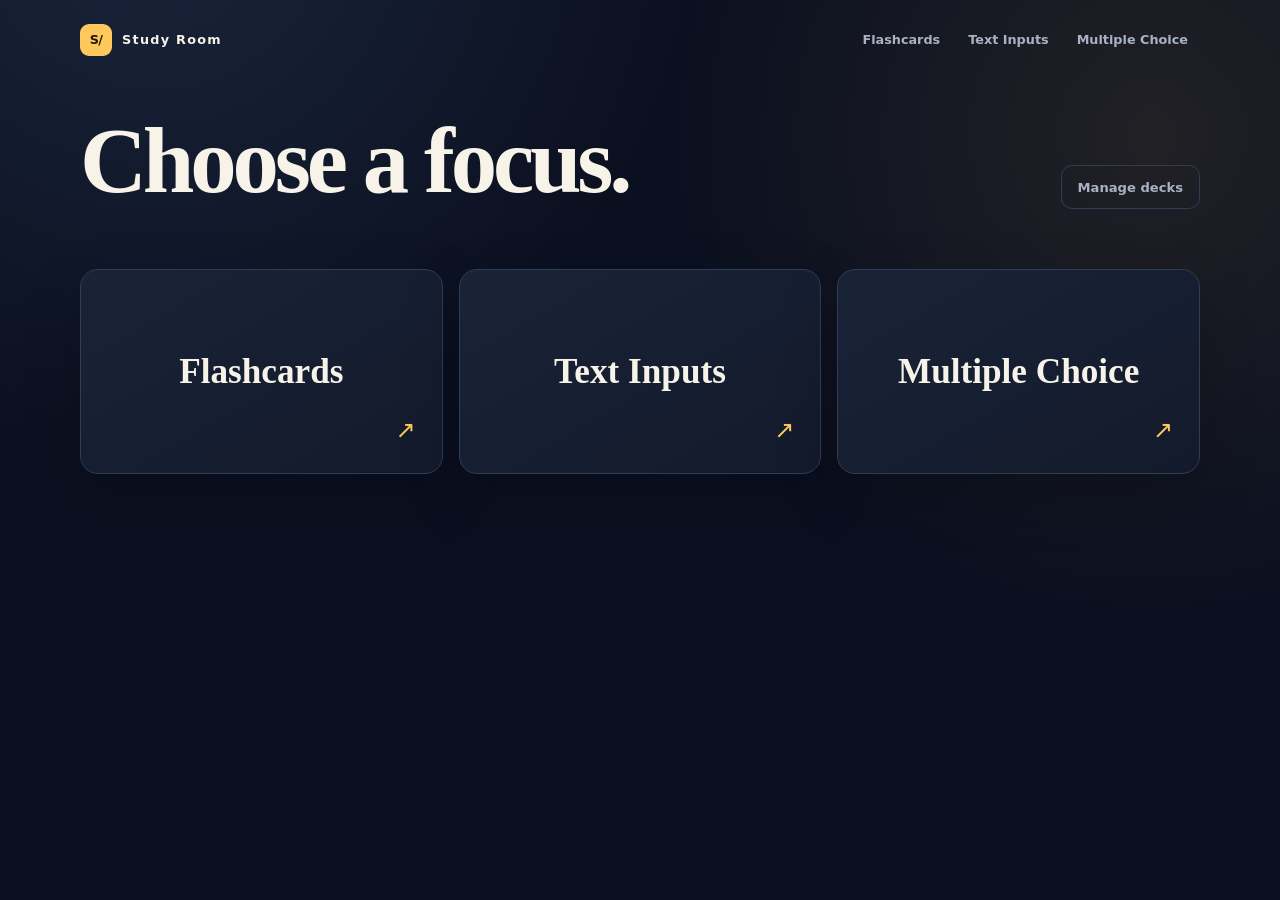
<file: index.html>
<!doctype html>
<html lang="en">
<head>
  <meta charset="utf-8">
  <meta name="viewport" content="width=device-width, initial-scale=1, viewport-fit=cover, interactive-widget=resizes-content">
  <meta name="theme-color" content="#0b1020">
  <title>Study Room</title>
  <link rel="icon" type="image/svg+xml" href="/assets/favicon.svg">
  <link rel="stylesheet" href="/app/styles/index.css">
</head>
<body>
  <main class="app-shell" id="app"><p class="helper">Loading Study Room…</p></main>
  <noscript><p class="app-shell">Enable JavaScript to open Study Room.</p></noscript>
  <script type="module" src="/app/app.mjs"></script>
</body>
</html>
</file>
<file: app/styles/index.css>
@import url('./tokens.css');
@import url('./base.css');
@import url('./components.css');
@import url('./layout.css');
@import url('./study.css');
</file>
